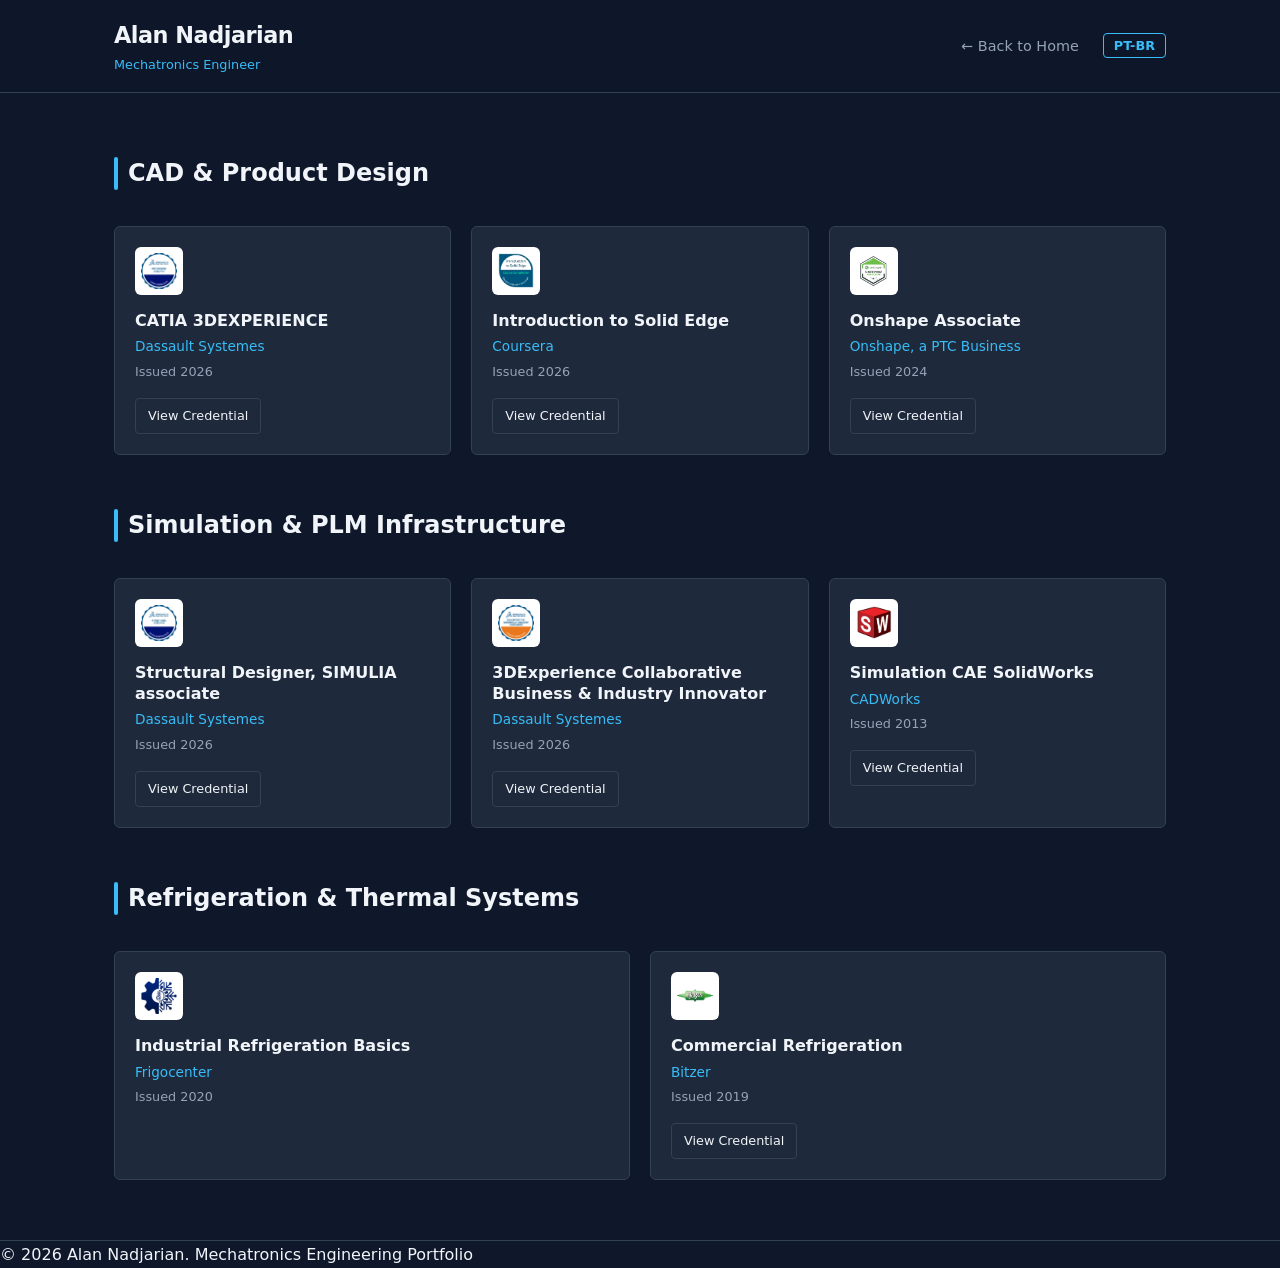
<file: certifications.html>
<!DOCTYPE html>
<html lang="en">
<head>
    <meta charset="UTF-8">
    <meta name="viewport" content="width=device-width, initial-scale=1.0">
    <title>Alan Nadjarian | Certifications</title>
    <link rel="stylesheet" href="style.css">
</head>
<body>

    <header>
        <div class="header-container">
            <div class="logo-area">
                <h1>Alan Nadjarian</h1>
                <p class="subtitle" data-en="Mechatronics Engineer" data-pt="Engenheiro Mecatrônico">Mechatronics Engineer • Thermal & Industrial Systems</p>
            </div>
            <div class="nav-right">
                <nav>
                    <a href="index.html" data-en="← Back to Home" data-pt="← Voltar para Início">← Back to Home</a>
                </nav>
                <button id="lang-toggle" class="lang-btn">PT-BR</button>
            </div>
        </div>
    </header>

    <section id="certifications-page" class="certifications-section">
        <div class="container">
            
            <!-- Group 1: CAD & Product Design -->
            <div class="cert-category-group" style="margin-bottom: 50px;">
                <h3 class="section-title" data-en="CAD & Product Design" data-pt="CAD e Design de Produto">CAD & Product Design</h3>
                <div class="cert-grid">
                    
                    <div class="cert-card">
                        <div class="cert-logo-wrapper">
                            <img src="images/logo-catia.png" alt="CATIA Logo" class="cert-logo">
                        </div>
                        <div class="cert-details">
                            <h4 data-en="CATIA 3DEXPERIENCE" data-pt="CATIA 3DExperience">CATIA</h4>
                            <p class="issuer">Dassault Systemes</p>
                            <p class="issue-date" data-en="Issued 2026" data-pt="Emitido em 2026">Issued 2026</p>
                            <a href="https://www.credly.com/badges/ab9c597b-e5e8-4b5c-a97d-f0191a652726/linked_in?t=tfwucj" target="_blank" class="cert-btn" data-en="View Credential" data-pt="Ver Credencial">View Credential</a>
                        </div>
                    </div>

                    <div class="cert-card">
                        <div class="cert-logo-wrapper">
                            <img src="images/logo-solidEdge.png" alt="Solid Edge Logo" class="cert-logo">
                        </div>
                        <div class="cert-details">
                            <h4 data-en="Introduction to Solid Edge" data-pt="Introdução ao Solid Edge">Solid Edge</h4>
                            <p class="issuer">Coursera</p>
                            <p class="issue-date" data-en="Issued 2026" data-pt="Emitido em 2026">Issued 2026</p>
                            <a href="https://www.credly.com/earner/earned/badge/a4a878b4-a769-47db-b6ac-9a97d3c82183" target="_blank" class="cert-btn" data-en="View Credential" data-pt="Ver Credencial">View Credential</a>
                        </div>
                    </div>

                    <div class="cert-card">
                        <div class="cert-logo-wrapper">
                            <img src="images/logo-onshape.png" alt="Onshape Logo" class="cert-logo">
                        </div>
                        <div class="cert-details">
                            <h4 data-en="Onshape Associate" data-pt="Associado Onshape">Onshape</h4>
                            <p class="issuer">Onshape, a PTC Business</p>
                            <p class="issue-date" data-en="Issued 2024" data-pt="Emitido em 2024">Issued 2024</p>
                            <a href="https://learn.onshape.com/c/f0cRm_ONSza92EEgjzSvxA" target="_blank" class="cert-btn" data-en="View Credential" data-pt="Ver Credencial">View Credential</a>
                        </div>
                    </div>

                </div>
            </div>

            <!-- Group 2: Simulation & Lifecycle Engineering -->
            <div class="cert-category-group" style="margin-bottom: 50px;">
                <h3 class="section-title" data-en="Simulation & PLM Infrastructure" data-pt="Simulação e Infraestrutura PLM">Simulation & PLM Infrastructure</h3>
                <div class="cert-grid">

                    <div class="cert-card">
                        <div class="cert-logo-wrapper">
                            <img src="images/logo-structural-simulia.png" alt="SIMULIA Logo" class="cert-logo">
                        </div>
                        <div class="cert-details">
                            <h4 data-en="Structural Designer, SIMULIA associate" data-pt="Structural Designer, Associado SIMULIA">Structural Designer, SIMULIA associate</h4>
                            <p class="issuer">Dassault Systemes</p>
                            <p class="issue-date" data-en="Issued 2026" data-pt="Emitido em 2026">Issued 2026</p>
                            <a href="https://www.credly.com/earner/earned/badge/8e1457b1-2c49-4e4c-bec2-d20fdb188fbf" target="_blank" class="cert-btn" data-en="View Credential" data-pt="Ver Credencial">View Credential</a>
                        </div>
                    </div>

                    <div class="cert-card">
                        <div class="cert-logo-wrapper">
                            <img src="images/logo-3dexperience.png" alt="3DExperience Logo" class="cert-logo">
                        </div>
                        <div class="cert-details">
                            <h4 data-en="3DExperience Collaborative Business & Industry Innovator" data-pt="3DExperience Collaborative Business & Industry Innovator">3DExperience</h4>
                            <p class="issuer">Dassault Systemes</p>
                            <p class="issue-date" data-en="Issued 2026" data-pt="Emitido em 2026">Issued 2026</p>
                            <a href="https://www.credly.com/earner/earned/badge/156ff923-7ac5-4c72-877c-4d59836db09c" target="_blank" class="cert-btn" data-en="View Credential" data-pt="Ver Credencial">View Credential</a>
                        </div>
                    </div>

                    <div class="cert-card">
                        <div class="cert-logo-wrapper">
                            <img src="images/logo-solidworks.png" alt="SolidWorks Logo" class="cert-logo">
                        </div>
                        <div class="cert-details">
                            <h4 data-en="Simulation CAE SolidWorks" data-pt="Simulação CAE SolidWorks">Simulation CAE SolidWorks</h4>
                            <p class="issuer">CADWorks</p>
                            <p class="issue-date" data-en="Issued 2013" data-pt="Emitido em 2013">Issued 2013</p>
                            <a href="https://cv.virtualtester.com/qr/?b=SLDWRKS&i=C-HSCWBP2GF6" target="_blank" class="cert-btn" data-en="View Credential" data-pt="Ver Credencial">View Credential</a>
                        </div>
                    </div>

                </div>
            </div>

            <!-- Group 3: Refrigeration & Thermal Systems -->
            <div class="cert-category-group">
                <h3 class="section-title" data-en="Refrigeration & Thermal Systems" data-pt="Refrigeração e Sistemas Térmicos">Refrigeration & Thermal Systems</h3>
                <div class="cert-grid">

                    <div class="cert-card">
                        <div class="cert-logo-wrapper">
                            <img src="images/logo-frigocenter.png" alt="Frigocenter Logo" class="cert-logo">
                        </div>
                        <div class="cert-details">
                            <h4 data-en="Industrial Refrigeration Basics" data-pt="Refrigeração Industrial Essencial">Industrial Refrigeration, Basics</h4>
                            <p class="issuer">Frigocenter</p>
                            <p class="issue-date" data-en="Issued 2020" data-pt="Emitido em 2020">Issued 2020</p>
                        </div>
                    </div>

                    <div class="cert-card">
                        <div class="cert-logo-wrapper">
                            <img src="images/logo-bitzer.png" alt="Bitzer Logo" class="cert-logo">
                        </div>
                        <div class="cert-details">
                            <h4 data-en="Commercial Refrigeration" data-pt="Refrigeração Comercial">Commercial Refrigeration</h4>
                            <p class="issuer">Bitzer</p>
                            <p class="issue-date" data-en="Issued 2019" data-pt="Emitido em 2019">Issued 2019</p>
                            <a href="https://drive.google.com/file/d/1vgI3r2kDW_6PL9aMBYmgflQvQl4wF_tO/view" target="_blank" class="cert-btn" data-en="View Credential" data-pt="Ver Credencial">View Credential</a>
                        </div>
                    </div>

                </div>
            </div>

        </div>
    </section>

    <footer>
        <p>&copy; 2026 Alan Nadjarian. <span data-en="Mechatronics Engineering Portfolio" data-pt="Portfólio de Engenharia Mecatrônica">Mechatronics Engineering Portfolio</span></p>
    </footer>

    <script>
        const langToggle = document.getElementById('lang-toggle');
        let currentLang = 'en';

        function updateLanguage() {
            document.querySelectorAll('[data-en]').forEach(element => {
                element.textContent = element.getAttribute(`data-${currentLang}`);
            });
        }
        updateLanguage();

        langToggle.addEventListener('click', () => {
            currentLang = currentLang === 'en' ? 'pt' : 'en';
            langToggle.textContent = currentLang === 'en' ? 'PT-BR' : 'EN';
            updateLanguage();
        });
    </script>
</body>
</html>
</file>
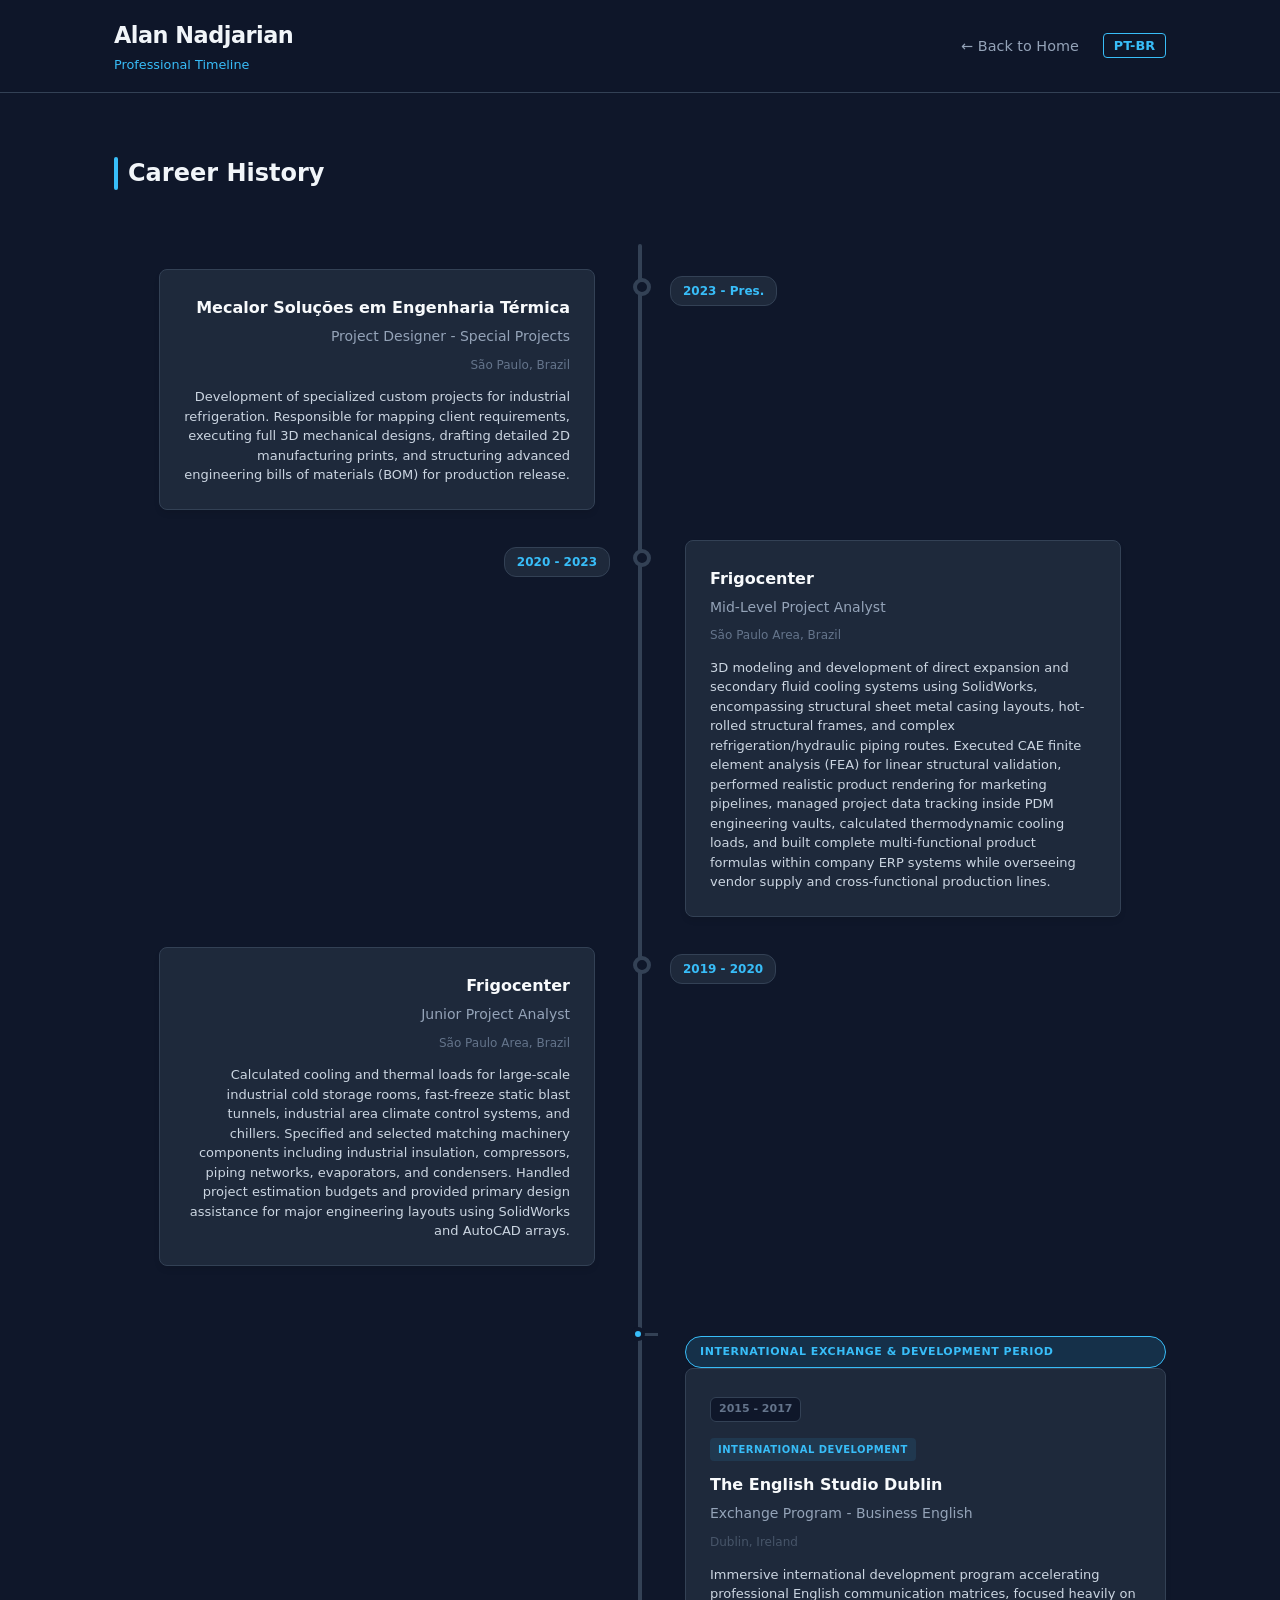
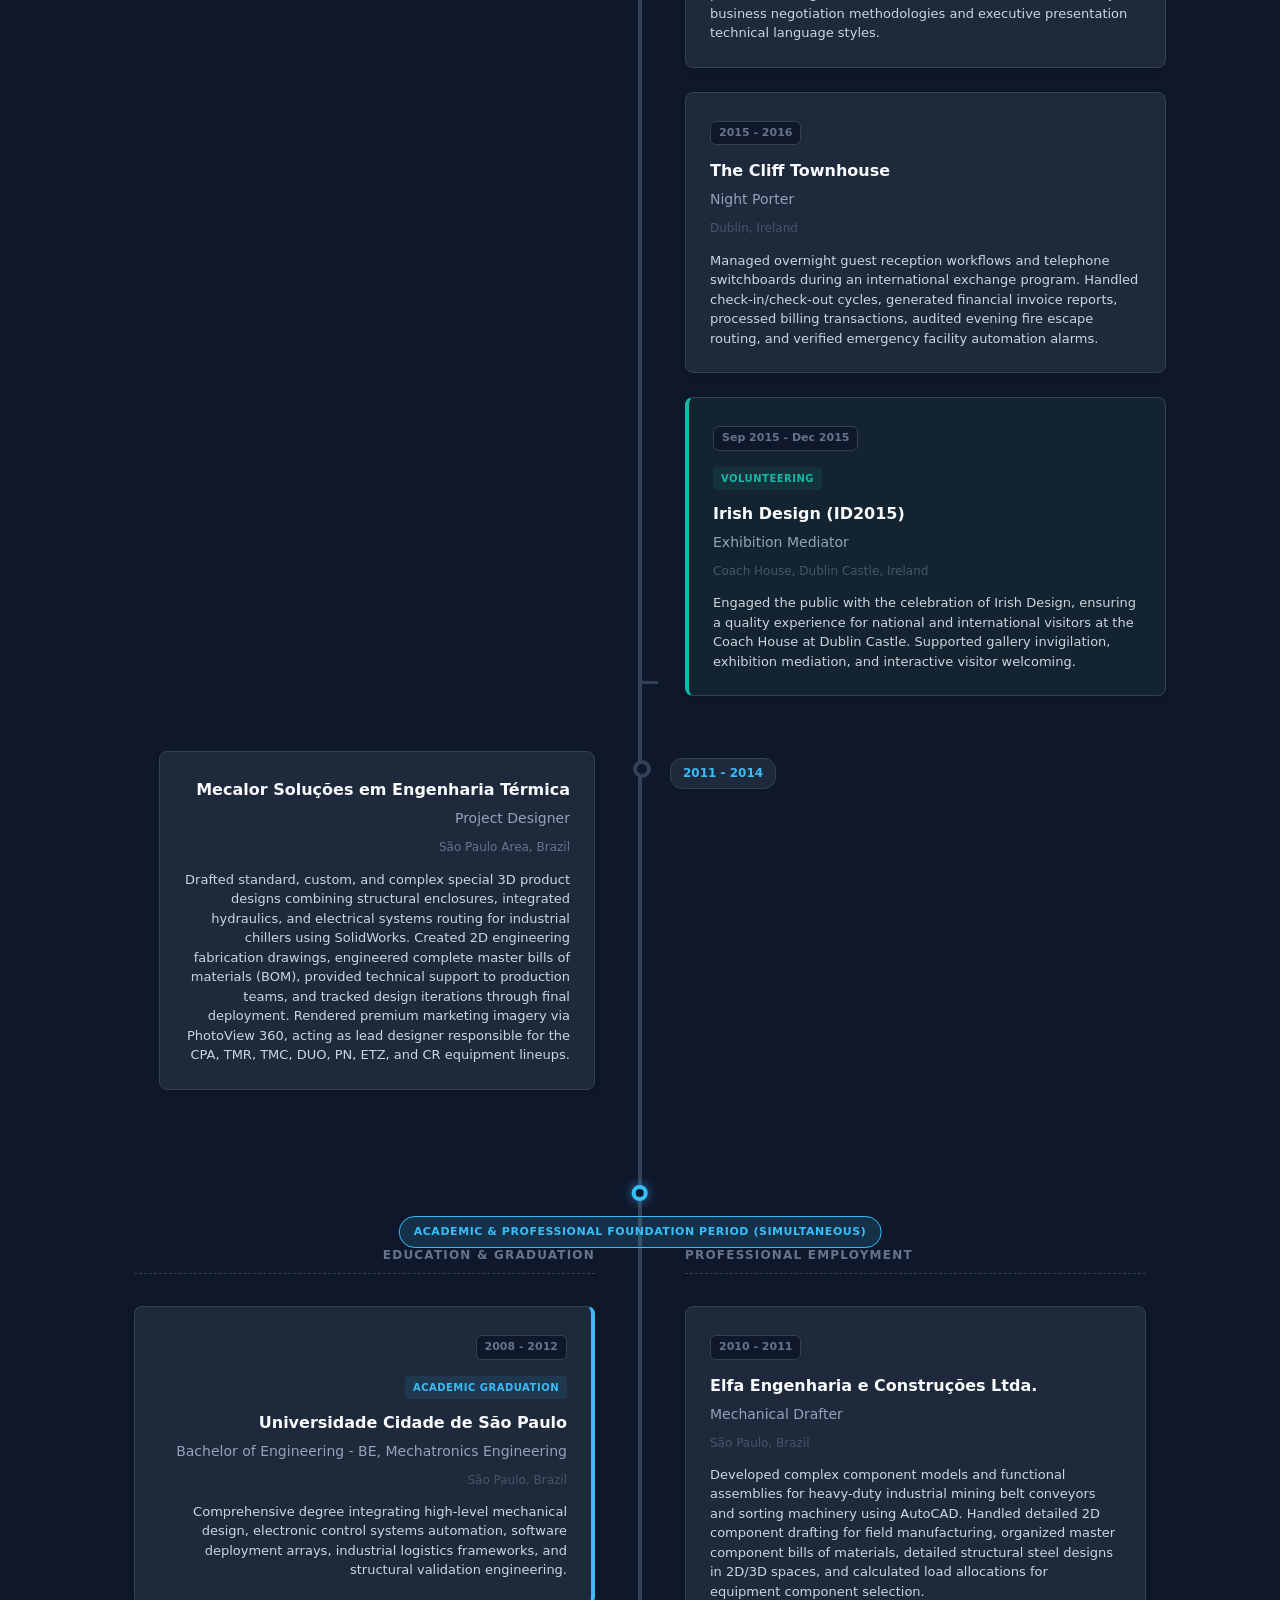
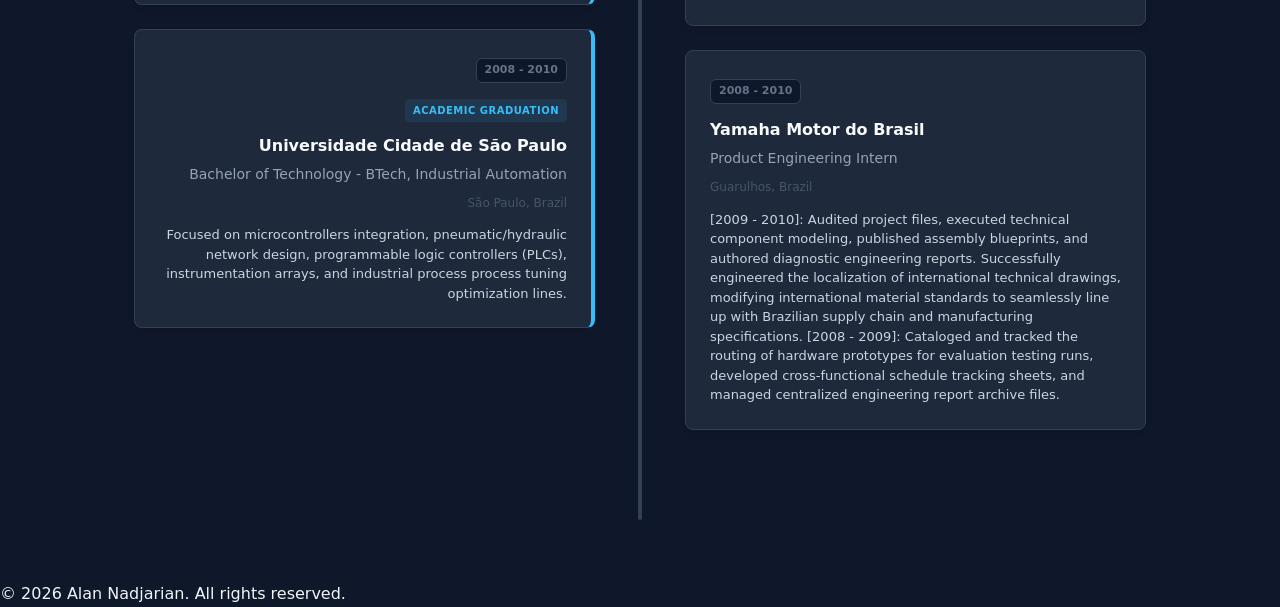
<file: experience.html>
<!DOCTYPE html>
<html lang="en">
<head>
    <meta charset="UTF-8">
    <meta name="viewport" content="width=device-width, initial-scale=1.0">
    <title>Alan Nadjarian | Professional History</title>
    <link rel="stylesheet" href="style.css">
</head>
<body>

    <header>
        <div class="header-container">
            <div class="logo-area">
                <h1>Alan Nadjarian</h1>
                <p class="subtitle" data-en="Professional Timeline" data-pt="Linha do Tempo Profissional">Professional Timeline</p>
            </div>
            <div class="nav-right">
                <nav>
                    <a href="index.html" data-en="← Back to Home" data-pt="← Voltar para Início">← Back to Home</a>
                </nav>
                <button id="lang-toggle" class="lang-btn">PT-BR</button>
            </div>
        </div>
    </header>

    <section class="timeline-page-section">
        <div class="container">
            <h2 class="section-title" data-en="Career History" data-pt="Histórico Profissional">Career History</h2>
            
            <div class="interactive-timeline">
                
                <!-- Central alignment tracking line -->
                <div class="timeline-line"></div>
                
                <!-- Item 1: Mecalor Present -->
                <div class="timeline-node left-node">
                    <div class="timeline-dot"></div>
                    <div class="node-date">2023 - Pres.</div>
                    <div class="node-content">
                        <h4>Mecalor Soluções em Engenharia Térmica</h4>
                        <h5 data-en="Project Designer - Special Projects" data-pt="Projetista - Projetos Especiais">Project Designer - Special Projects</h5>
                        <p class="location">São Paulo, Brazil</p>
                        <p class="desc" data-en="Development of specialized custom projects for industrial refrigeration. Responsible for mapping client requirements, executing full 3D mechanical designs, drafting detailed 2D manufacturing prints, and structuring advanced engineering bills of materials (BOM) for production release." data-pt="Desenvolvimento de projetos especiais para refrigeração. Coleta de necessidade do cliente, desenvolvimento de projeto mecânico em 3D, detalhamento 2D para fabricação, lista de materiais para fabricação.">Development of specialized custom projects for industrial refrigeration. Responsible for mapping client requirements, executing full 3D mechanical designs, drafting detailed 2D manufacturing prints, and structuring advanced engineering bills of materials (BOM) for production release.</p>
                    </div>
                </div>

                <!-- Item 2: Frigocenter Pleno -->
                <div class="timeline-node right-node">
                    <div class="timeline-dot"></div>
                    <div class="node-date">2020 - 2023</div>
                    <div class="node-content">
                        <h4>Frigocenter</h4>
                        <h5 data-en="Mid-Level Project Analyst" data-pt="Analista de Projetos Pleno">Mid-Level Project Analyst</h5>
                        <p class="location">São Paulo Area, Brazil</p>
                        <p class="desc" data-en="3D modeling and development of direct expansion and secondary fluid cooling systems using SolidWorks, encompassing structural sheet metal casing layouts, hot-rolled structural frames, and complex refrigeration/hydraulic piping routes. Executed CAE finite element analysis (FEA) for linear structural validation, performed realistic product rendering for marketing pipelines, managed project data tracking inside PDM engineering vaults, calculated thermodynamic cooling loads, and built complete multi-functional product formulas within company ERP systems while overseeing vendor supply and cross-functional production lines." data-pt="Desenvolvimento de equipamentos de expansão direta e fluido secundário em 3D com o software SolidWorks, incluindo estruturas de chapa metálica ou perfil laminado e tubulações de refrigeração e/ou hidráulicas. Detalhamento 2D de peças a serem fabricadas. Simulação CAE para validação estrutural. Renderização de equipamentos para catálogo e marketing. Gerenciamento de arquivos de projeto através do sistema PDM. Seleção e cálculo de componentes, materiais e equipamentos para instalações de refrigeração industrial e comercial. Elaboração de fórmula do produto no ERP. Acompanhamento das etapas do produto com fornecedores, Suprimentos e Produção.">3D modeling and development of direct expansion and secondary fluid cooling systems using SolidWorks, encompassing structural sheet metal casing layouts, hot-rolled structural frames, and complex refrigeration/hydraulic piping routes. Executed CAE finite element analysis (FEA) for linear structural validation, performed realistic product rendering for marketing pipelines, managed project data tracking inside PDM engineering vaults, calculated thermodynamic cooling loads, and built complete multi-functional product formulas within company ERP systems while overseeing vendor supply and cross-functional production lines.</p>
                    </div>
                </div>

                <!-- Item 3: Frigocenter Junior -->
                <div class="timeline-node left-node">
                    <div class="timeline-dot"></div>
                    <div class="node-date">2019 - 2020</div>
                    <div class="node-content">
                        <h4>Frigocenter</h4>
                        <h5 data-en="Junior Project Analyst" data-pt="Analista de Projetos Júnior">Junior Project Analyst</h5>
                        <p class="location">São Paulo Area, Brazil</p>
                        <p class="desc" data-en="Calculated cooling and thermal loads for large-scale industrial cold storage rooms, fast-freeze static blast tunnels, industrial area climate control systems, and chillers. Specified and selected matching machinery components including industrial insulation, compressors, piping networks, evaporators, and condensers. Handled project estimation budgets and provided primary design assistance for major engineering layouts using SolidWorks and AutoCAD arrays." data-pt="Seleção e cálculo de componentes, materiais e equipamentos para instalações de refrigeração industrial. Dentre destas instalações está contido cálculo de carga térmica para câmaras frias, túneis de congelamento, ar condicionado de áreas industriais e chillers. Posteriormente a seleção dos componentes para isolamento, compressores, tubulação, evaporadores e condensadores para o processo. Orçamento das instalações e assistência de desenvolvimento dos projetos em SolidWorks e AutoCAD.">Calculated cooling and thermal loads for large-scale industrial cold storage rooms, fast-freeze static blast tunnels, industrial area climate control systems, and chillers. Specified and selected matching machinery components including industrial insulation, compressors, piping networks, evaporators, and condensers. Handled project estimation budgets and provided primary design assistance for major engineering layouts using SolidWorks and AutoCAD arrays.</p>
                    </div>
                </div>

                <!-- STRUCTURAL BRANCH 1: 2015 - 2017 International Exchange (Right Side Branch Track) -->
                <div class="timeline-branch-wrapper branch-right">
                    <div class="branch-connector-arm"></div>
                    <div class="branch-node-dot"></div>
                    <div class="branch-master-tag" data-en="International Exchange & Development Period" data-pt="Período de Intercâmbio e Desenvolvimento Internacional">International Exchange & Development Period</div>
                    
                    <div class="branch-content-stack">
                        <!-- Entry A: English Studio -->
                        <div class="branch-timeline-card edu-card">
                            <span class="branch-date-badge">2015 - 2017</span>
                            <br>
                            <span class="type-tag" data-en="International Development" data-pt="Desenvolvimento Internacional">International Development</span>
                            <h4>The English Studio Dublin</h4>
                            <h5 data-en="Exchange Program - Business English" data-pt="Intercâmbio - Inglês de Negócios">Exchange Program - Business English</h5>
                            <p class="location">Dublin, Ireland</p>
                            <p class="desc" data-en="Immersive international development program accelerating professional English communication matrices, focused heavily on business negotiation methodologies and executive presentation technical language styles." data-pt="Programa de intercâmbio com foco no aprofundamento e domínio do inglês de negócios, comunicação executiva e redação técnica comercial.">Immersive international development program accelerating professional English communication matrices, focused heavily on business negotiation methodologies and executive presentation technical language styles.</p>
                        </div>

                        <!-- Entry B: Night Porter -->
                        <div class="branch-timeline-card">
                            <span class="branch-date-badge">2015 - 2016</span>
                            <h4>The Cliff Townhouse</h4>
                            <h5 data-en="Night Porter" data-pt="Night Porter">Night Porter</h5>
                            <p class="location">Dublin, Ireland</p>
                            <p class="desc" data-en="Managed overnight guest reception workflows and telephone switchboards during an international exchange program. Handled check-in/check-out cycles, generated financial invoice reports, processed billing transactions, audited evening fire escape routing, and verified emergency facility automation alarms." data-pt="Atendimento de hóspedes na recepção ou por telefone durante turnos noturnos. Realizar check-ins/check-outs, preparar invoices e receber pagamentos. Acompanhar hóspedes até seus quartos e providenciar serviço de taxi quando requerido. Garantir a segurança do hotel percorrendo a rota de incêndio e conferindo alarmes.">Managed overnight guest reception workflows and telephone switchboards during an international exchange program. Handled check-in/check-out cycles, generated financial invoice reports, processed billing transactions, audited evening fire escape routing, and verified emergency facility automation alarms.</p>
                        </div>

                        <!-- Entry C: Volunteering -->
                        <div class="branch-timeline-card volunteer-card">
                            <span class="branch-date-badge">Sep 2015 - Dec 2015</span>
                            <br>
                            <span class="type-tag vol-tag" data-en="Volunteering" data-pt="Voluntariado">Volunteering</span>
                            <h4>Irish Design (ID2015)</h4>
                            <h5 data-en="Exhibition Mediator" data-pt="Mediador de Exposição">Exhibition Mediator</h5>
                            <p class="location">Coach House, Dublin Castle, Ireland</p>
                            <p class="desc" data-en="Engaged the public with the celebration of Irish Design, ensuring a quality experience for national and international visitors at the Coach House at Dublin Castle. Supported gallery invigilation, exhibition mediation, and interactive visitor welcoming." data-pt="Engajou o público geral na celebração do Design Irlandês, garantindo uma experiência de qualidade para visitantes nacionais e internacionais em exposições no Coach House no Castelo de Dublin. Atuou na monitoria de galeria e mediação cultural.">Engaged the public with the celebration of Irish Design, ensuring a quality experience for national and international visitors at the Coach House at Dublin Castle. Supported gallery invigilation, exhibition mediation, and interactive visitor welcoming.</p>
                        </div>
                    </div>
                </div>

                <!-- Item 4: Mecalor Early Projetista -->
                <div class="timeline-node left-node">
                    <div class="timeline-dot"></div>
                    <div class="node-date">2011 - 2014</div>
                    <div class="node-content">
                        <h4>Mecalor Soluções em Engenharia Térmica</h4>
                        <h5 data-en="Project Designer" data-pt="Projetista">Project Designer</h5>
                        <p class="location">São Paulo Area, Brazil</p>
                        <p class="desc" data-en="Drafted standard, custom, and complex special 3D product designs combining structural enclosures, integrated hydraulics, and electrical systems routing for industrial chillers using SolidWorks. Created 2D engineering fabrication drawings, engineered complete master bills of materials (BOM), provided technical support to production teams, and tracked design iterations through final deployment. Rendered premium marketing imagery via PhotoView 360, acting as lead designer responsible for the CPA, TMR, TMC, DUO, PN, ETZ, and CR equipment lineups." data-pt="Elaboração de projetos Padrão, Customizados e Especiais em 3D contendo hidráulica, elétrica e estrutura para chillers e outros equipamentos de refrigeração industrial utilizando o software CAD SolidWorks. Detalhamento 2D de todos os componentes à serem fabricados, elaboração da BOM (lista de materiais), suporte à Produção e acompanhamento do projeto até sua liberação.">Drafted standard, custom, and complex special 3D product designs combining structural enclosures, integrated hydraulics, and electrical systems routing for industrial chillers using SolidWorks. Created 2D engineering fabrication drawings, engineered complete master bills of materials (BOM), provided technical support to production teams, and tracked design iterations through final deployment.</p>
                    </div>
                </div>

                <!-- STRUCTURAL BRANCH 2: TRUE PARALLEL TWO-COLUMN SPLIT GRID TRACK (2008 - 2012) -->
                <div class="timeline-branch-wrapper branch-full-split">
                    
                    <div class="branch-split-anchor">
                        <div class="branch-split-dot"></div>
                        <div class="branch-master-tag" data-en="Academic & Professional Foundation Period (Simultaneous)" data-pt="Período de Formação Acadêmica e Início de Carreira (Simultâneo)">Academic & Professional Foundation Period (Simultaneous)</div>
                    </div>
                    
                    <div class="split-columns-container">
                        
                        <!-- LEFT COLUMN: Academic Education Progression (Renders on the LEFT of the main axis) -->
                        <div class="split-column left-column">
                            <div class="column-header-title" data-en="Education & Graduation" data-pt="Formação Acadêmica">Education & Graduation</div>
                            <div class="branch-content-stack">
                                
                                <!-- UNICID B.Eng -->
                                <div class="branch-timeline-card edu-card">
                                    <span class="branch-date-badge">2008 - 2012</span>
                                    <br>
                                    <span class="type-tag" data-en="Academic Graduation" data-pt="Formação Acadêmica">Academic Graduation</span>
                                    <h4>Universidade Cidade de São Paulo</h4>
                                    <h5 data-en="Bachelor of Engineering - BE, Mechatronics Engineering" data-pt="Bacharelado em Engenharia - Engenharia Mecatrônica">Bachelor of Engineering - BE, Mechatronics Engineering</h5>
                                    <p class="location">São Paulo, Brazil</p>
                                    <p class="desc" data-en="Comprehensive degree integrating high-level mechanical design, electronic control systems automation, software deployment arrays, industrial logistics frameworks, and structural validation engineering." data-pt="Graduação focada na integração de projeto mecânico avançado, automação eletroeletrônica de sistemas, programação, controle industrial e fundamentos de engenharia estrutural.">Comprehensive degree integrating high-level mechanical design, electronic control systems automation, software deployment arrays, industrial logistics frameworks, and structural validation engineering.</p>
                                </div>

                                <!-- UNICID B.Tech -->
                                <div class="branch-timeline-card edu-card">
                                    <span class="branch-date-badge">2008 - 2010</span>
                                    <br>
                                    <span class="type-tag" data-en="Academic Graduation" data-pt="Formação Acadêmica">Academic Graduation</span>
                                    <h4>Universidade Cidade de São Paulo</h4>
                                    <h5 data-en="Bachelor of Technology - BTech, Industrial Automation" data-pt="Tecnologia em Automação Industrial">Bachelor of Technology - BTech, Industrial Automation</h5>
                                    <p class="location">São Paulo, Brazil</p>
                                    <p class="desc" data-en="Focused on microcontrollers integration, pneumatic/hydraulic network design, programmable logic controllers (PLCs), instrumentation arrays, and industrial process process tuning optimization lines." data-pt="Formação focada na implementação de microcontroladores, circuitos hidráulicos e pneumáticos, programação de CLPs, instrumentação industrial e otimização de malhas de processo.">Focused on microcontrollers integration, pneumatic/hydraulic network design, programmable logic controllers (PLCs), instrumentation arrays, and industrial process process tuning optimization lines.</p>
                                </div>

                            </div>
                        </div>

                        <!-- RIGHT COLUMN: Concurrent Industrial Employment (Renders on the RIGHT of the main axis) -->
                        <div class="split-column right-column">
                            <div class="column-header-title" data-en="Professional Employment" data-pt="Atuação Profissional">Professional Employment</div>
                            <div class="branch-content-stack">

                                <!-- Elfa Engenharia -->
                                <div class="branch-timeline-card">
                                    <span class="branch-date-badge">2010 - 2011</span>
                                    <h4>Elfa Engenharia e Construções Ltda.</h4>
                                    <h5 data-en="Mechanical Drafter" data-pt="Desenhista Mecânico">Mechanical Drafter</h5>
                                    <p class="location">São Paulo, Brazil</p>
                                    <p class="desc" data-en="Developed complex component models and functional assemblies for heavy-duty industrial mining belt conveyors and sorting machinery using AutoCAD. Handled detailed 2D component drafting for field manufacturing, organized master component bills of materials, detailed structural steel designs in 2D/3D spaces, and calculated load allocations for equipment component selection." data-pt="Elaboração de desenhos de peças e de montagens para transportadores de correia e máquinas para mineração, utilizando o software AutoCAD. Detalhamento 2D para fabricação e lista de materiais. Desenvolvimento de estruturas metálicas em 2D e 3D e seleção de componentes.">Developed complex component models and functional assemblies for heavy-duty industrial mining belt conveyors and sorting machinery using AutoCAD. Handled detailed 2D component drafting for field manufacturing, organized master component bills of materials, detailed structural steel designs in 2D/3D spaces, and calculated load allocations for equipment component selection.</p>
                                </div>

                                <!-- Yamaha Intern -->
                                <div class="branch-timeline-card">
                                    <span class="branch-date-badge">2008 - 2010</span>
                                    <h4>Yamaha Motor do Brasil</h4>
                                    <h5 data-en="Product Engineering Intern" data-pt="Estagiário de Engenharia do Produto">Product Engineering Intern</h5>
                                    <p class="location">Guarulhos, Brazil</p>
                                    <p class="desc" data-en="[2009 - 2010]: Audited project files, executed technical component modeling, published assembly blueprints, and authored diagnostic engineering reports. Successfully engineered the localization of international technical drawings, modifying international material standards to seamlessly line up with Brazilian supply chain and manufacturing specifications. [2008 - 2009]: Cataloged and tracked the routing of hardware prototypes for evaluation testing runs, developed cross-functional schedule tracking sheets, and managed centralized engineering report archive files." data-pt="2009 à 2010: Conferência de projetos, elaboração e publicação de desenhos, modelagem de peças e elaboração de relatórios. Nacionalizar desenhos estrangeiros adequando às especificações e materiais disponíveis no Brasil. 2008 à 2009: Cadastramento e expedição de peças/componentes protótipos para realização de bateria de testes. Elaboração de planilhas de controle e gerenciamento de cronogramas. Cadastro e arquivamento de desenhos e relatórios de engenharia."><b>[2009 - 2010]:</b> Audited project files, executed technical component modeling, published assembly blueprints, and authored diagnostic engineering reports. Successfully engineered the localization of international technical drawings, modifying international material standards to seamlessly line up with Brazilian supply chain and manufacturing specifications.<br><br><b>[2008 - 2009]:</b> Cataloged and tracked the routing of hardware prototypes for evaluation testing runs, developed cross-functional schedule tracking sheets, and managed centralized engineering report archive files.</p>
                                </div>

                            </div>
                        </div>

                    </div>
                </div>

            </div>
        </div>
    </section>

    <footer>
        <p>&copy; 2026 Alan Nadjarian. All rights reserved.</p>
    </footer>

    <script>
        const langToggle = document.getElementById('lang-toggle');
        let currentLang = 'en';

        function updateLanguage() {
            document.querySelectorAll('[data-en]').forEach(element => {
                element.textContent = element.getAttribute(`data-${currentLang}`);
            });
        }
        updateLanguage();

        langToggle.addEventListener('click', () => {
            currentLang = currentLang === 'en' ? 'pt' : 'en';
            langToggle.textContent = currentLang === 'en' ? 'PT-BR' : 'EN';
            updateLanguage();
        });
    </script>
</body>
</html>
</file>
<file: style.css>
/* ==========================================================================
   Global Reset and Slate Aesthetic Setup
   ========================================================================== */
* {
    box-sizing: border-box;
    margin: 0;
    padding: 0;
    font-family: 'Segoe UI', system-ui, -apple-system, sans-serif;
}

body {
    background-color: #0f172a;
    color: #f1f5f9;
    line-height: 1.7;
}

.container {
    max-width: 1100px;
    margin: 0 auto;
    padding: 0 24px;
}

/* ==========================================================================
   Header & Sticky Nav Layout
   ========================================================================== */
header {
    background-color: rgba(15, 23, 42, 0.95);
    backdrop-filter: blur(8px);
    position: sticky;
    top: 0;
    z-index: 100;
    border-bottom: 1px solid #334155;
    padding: 16px 0;
}

.header-container {
    max-width: 1100px;
    margin: 0 auto;
    padding: 0 24px;
    display: flex;
    justify-content: space-between;
    align-items: center;
}

header h1 {
    font-size: 1.4rem;
    font-weight: 600;
    letter-spacing: -0.5px;
    color: #f1f5f9;
}

header .subtitle {
    font-size: 0.8rem;
    color: #38bdf8;
}

.nav-right {
    display: flex;
    align-items: center;
    gap: 24px;
}

nav {
    display: flex;
    gap: 20px;
}

nav a {
    color: #94a3b8;
    text-decoration: none;
    font-size: 0.9rem;
    font-weight: 500;
    transition: color 0.2s ease;
}

nav a:hover {
    color: #f1f5f9;
}

/* Multi-language Action Switcher */
.lang-btn {
    background: transparent;
    border: 1px solid #38bdf8;
    color: #38bdf8;
    padding: 4px 10px;
    border-radius: 4px;
    cursor: pointer;
    font-size: 0.8rem;
    font-weight: 600;
    transition: all 0.2s ease;
}

.lang-btn:hover {
    background: #38bdf8;
    color: #0f172a;
}

/* ==========================================================================
   Executive Summary Section (Homepage)
   ========================================================================== */
.hero {
    padding: 80px 0;
    border-bottom: 1px solid #334155;
}

.hero h2 {
    font-size: 2.2rem;
    margin-bottom: 16px;
    font-weight: 600;
    color: #f1f5f9;
}

.hero p {
    color: #94a3b8;
    font-size: 1.1rem;
    max-width: 800px;
}

/* ==========================================================================
   Technical Skill Matrix Grid
   ========================================================================== */
.skills-section {
    padding: 60px 0;
    background: #1e293b;
    border-bottom: 1px solid #334155;
}

.section-title {
    font-size: 1.5rem;
    margin-bottom: 32px;
    font-weight: 600;
    position: relative;
    padding-left: 14px;
    color: #f1f5f9;
}

.section-title::before {
    content: '';
    position: absolute;
    left: 0;
    top: 4px;
    bottom: 4px;
    width: 4px;
    background: #38bdf8;
    border-radius: 2px;
}

.skills-grid {
    display: grid;
    grid-template-columns: repeat(auto-fit, minmax(300px, 1fr));
    gap: 24px;
}

.skill-category {
    background: #0f172a;
    padding: 24px;
    border-radius: 6px;
    border: 1px solid #334155;
}

.skill-category h4 {
    margin-bottom: 16px;
    color: #38bdf8;
    font-size: 1.1rem;
}

.skill-category ul {
    list-style: none;
}

.skill-category li {
    position: relative;
    padding-left: 18px;
    margin-bottom: 8px;
    color: #94a3b8;
    font-size: 0.95rem;
}

.skill-category li::before {
    content: "▫";
    position: absolute;
    left: 0;
    color: #38bdf8;
}

/* ==========================================================================
   Certifications Layout Grid
   ========================================================================== */
.certifications-section {
    padding: 60px 0;
    background: #0f172a;
    border-bottom: 1px solid #334155;
}

.cert-grid {
    display: grid;
    grid-template-columns: repeat(auto-fit, minmax(220px, 1fr));
    gap: 20px;
}

.cert-card {
    background: #1e293b;
    border: 1px solid #334155;
    border-radius: 6px;
    padding: 20px;
    display: flex;
    flex-direction: column;
    align-items: flex-start;
    transition: transform 0.2s ease, box-shadow 0.2s ease;
}

.cert-card:hover {
    transform: translateY(-2px);
    box-shadow: 0 6px 20px rgba(56, 189, 248, 0.05);
}

.cert-logo-wrapper {
    width: 48px;
    height: 48px;
    background: #ffffff;
    border-radius: 6px;
    display: flex;
    align-items: center;
    justify-content: center;
    padding: 6px;
    margin-bottom: 16px;
}

.cert-logo {
    max-width: 100%;
    max-height: 100%;
    object-fit: contain;
}

.cert-details h4 {
    font-size: 1rem;
    font-weight: 600;
    line-height: 1.3;
    margin-bottom: 4px;
    color: #f1f5f9;
}

.cert-details .issuer {
    font-size: 0.85rem;
    color: #38bdf8;
    margin-bottom: 2px;
}

.cert-details .issue-date {
    font-size: 0.8rem;
    color: #94a3b8;
    margin-bottom: 16px;
}

.cert-btn {
    display: inline-block;
    text-decoration: none;
    border: 1px solid #334155;
    color: #f1f5f9;
    padding: 6px 12px;
    border-radius: 4px;
    font-size: 0.8rem;
    font-weight: 500;
    transition: all 0.2s ease;
}

.cert-btn:hover {
    background: rgba(255, 255, 255, 0.05);
    border-color: #94a3b8;
}

/* ==========================================================================
   Special Heavy Projects Showcase Layout
   ========================================================================== */
#projects {
    padding: 60px 24px;
}

.project-card {
    display: flex;
    background: #1e293b;
    margin-bottom: 32px;
    border-radius: 8px;
    overflow: hidden;
    border: 1px solid #334155;
}

.project-card.reversed {
    flex-direction: row-reverse;
}

.project-image {
    display: flex;
    align-items: center;
    justify-content: center;
    flex: 1;
    min-width: 40%;
    max-width: 50%;
    min-height: 320px;
    padding: 15px;
    box-sizing: border-box;
    background: #1e293b;
}

.project-card:not(.reversed) .project-image {
    border-right: 1px solid #334155;
}

.project-card.reversed .project-image {
    border-left: 1px solid #334155;
}

.project-image img {
    max-width: 100%;
    max-height: 100%;
    height: auto;
    border-radius: 4px;
    object-fit: contain;
}

.project-info {
    flex: 1.5;
    padding: 32px;
}

.tag {
    display: inline-block;
    font-size: 0.75rem;
    text-transform: uppercase;
    background: rgba(56, 189, 248, 0.1);
    color: #38bdf8;
    padding: 2px 8px;
    border-radius: 4px;
    margin-bottom: 12px;
    font-weight: 600;
}

.project-info h2 {
    font-size: 1.4rem;
    margin-bottom: 12px;
    font-weight: 500;
    color: #f1f5f9;
}

.project-info .lang-content {
    color: #94a3b8;
    font-size: 0.95rem;
}

.sketchfab-embed-wrapper {
    width: 100%;
    height: 100%;
    min-height: 290px;
    border-radius: 8px;
    overflow: hidden;
    border: 1px solid #334155;
    box-shadow: 0 4px 6px -1px rgba(0, 0, 0, 0.2);
    position: relative;
}

.sketchfab-embed-wrapper iframe {
    position: absolute;
    top: 0;
    left: 0;
    width: 100%;
    height: 100%;
    border: 0;
}

/* ==========================================================================
   Infinite Carousel Ticker Styles
   ========================================================================== */
.carousel-section {
    padding: 30px 0;
    background-color: #0f172a;
    position: relative;
    z-index: 10;
}

.marquee-wrapper {
    width: 100%;
    background-color: #1e293b;
    border-top: 1px solid #334155;
    border-bottom: 1px solid #334155;
    padding: 24px 0;
    display: flex;
    position: relative;
    overflow: visible;
}

.marquee-track {
    display: flex;
    width: calc(190px * 14);
    animation: scrollTicker 30s linear infinite;
    overflow: visible;
}

.marquee-track:hover {
    animation-play-state: paused;
}

.marquee-item {
    width: 160px;
    height: 60px;
    background-color: #ffffff;
    border-radius: 6px;
    display: flex;
    align-items: center;
    justify-content: center;
    padding: 10px;
    margin: 0 15px;
    flex-shrink: 0;
    position: relative;
}

.marquee-logo {
    max-width: 100%;
    max-height: 100%;
    object-fit: contain;
    transition: opacity 0.2s ease;
}

.marquee-item:hover .marquee-logo {
    opacity: 0;
}

.carousel-pop-card {
    position: absolute;
    top: 50%;
    left: 50%;
    transform: translate(-50%, -50%) scale(0.2);
    width: 320px;
    background-color: #1e293b;
    border: 1px solid #334155;
    border-radius: 12px;
    padding: 24px;
    box-shadow: 0 25px 50px -12px rgba(0, 0, 0, 0.75);
    opacity: 0;
    pointer-events: none;
    transition: transform 0.25s cubic-bezier(0.34, 1.56, 0.64, 1), opacity 0.2s ease;
    z-index: 5000;
    text-align: left;
}

.marquee-item:hover .carousel-pop-card {
    opacity: 1;
    transform: translate(-50%, -50%) scale(1);
    pointer-events: auto;
}

.carousel-pop-card .cert-logo-wrapper {
    width: 60px;
    height: 60px;
    background-color: #ffffff;
    border-radius: 8px;
    display: flex;
    align-items: center;
    justify-content: center;
    padding: 6px;
    margin-bottom: 16px;
}

.carousel-pop-card h4 {
    color: #f8fafc;
    font-size: 18px;
    margin: 0 0 6px 0;
    font-weight: 700;
}

.carousel-pop-card .issuer { color: #38bdf8; font-size: 14px; margin: 0 0 4px 0; }
.carousel-pop-card .issue-date { color: #94a3b8; font-size: 13px; margin: 0 0 20px 0; }

@keyframes scrollTicker {
    0% { transform: translateX(0); }
    100% { transform: translateX(calc(-190px * 7)); }
}

/* Image Lightbox Modal Popups */
.pop-image { cursor: zoom-in; transition: transform 0.2s ease-in-out; }
.pop-image:hover { transform: scale(1.02); }

.image-modal {
    display: flex;
    position: fixed;
    z-index: 2000;
    left: 0;
    top: 0;
    width: 100%;
    height: 100%;
    background-color: rgba(15, 23, 42, 0.85);
    backdrop-filter: blur(8px);
    align-items: center;
    justify-content: center;
    opacity: 0;
    pointer-events: none;
    transition: opacity 0.3s ease;
}

.image-modal.active { opacity: 1; pointer-events: auto; }

.modal-frame {
    max-width: 85%;
    max-height: 85%;
    background-color: #1e293b;
    padding: 12px;
    border-radius: 12px;
    border: 1px solid #334155;
    display: flex;
    align-items: center;
    justify-content: center;
    transform: scale(0.9);
    transition: transform 0.3s cubic-bezier(0.34, 1.56, 0.64, 1);
}

.image-modal.active .modal-frame { transform: scale(1); }
.modal-frame img { max-width: 100%; max-height: 80vh; border-radius: 6px; object-fit: contain; }
.modal-close { position: absolute; top: 25px; right: 35px; color: #94a3b8; font-size: 40px; font-weight: bold; cursor: pointer; }

/* ==========================================================================
   Axis-Aligned Vertical Timeline Layout Rules (Experience Page)
   ========================================================================== */
.timeline-page-section {
    padding: 60px 0;
    background-color: #0f172a;
    min-height: 100vh;
}

.interactive-timeline {
    position: relative;
    max-width: 1100px;
    margin: 50px auto 0 auto;
    padding: 10px 0;
}

.timeline-line {
    position: absolute;
    width: 4px;
    background-color: #334155;
    top: 0;
    bottom: 0;
    left: 50%;
    transform: translateX(-50%);
    border-radius: 4px;
    z-index: 1;
}

.timeline-node {
    position: relative;
    width: 50%;
    padding: 15px 45px;
    box-sizing: border-box;
    z-index: 2;
}

.timeline-node.left-node { left: 0; text-align: right; }
.timeline-node.right-node { left: 50%; text-align: left; }

.timeline-dot {
    position: absolute;
    width: 18px;
    height: 18px;
    background-color: #0f172a;
    border: 4px solid #334155;
    border-radius: 50%;
    top: 24px;
    z-index: 5;
    transition: background-color 0.2s ease, border-color 0.2s ease;
}

.timeline-node.left-node .timeline-dot { right: -11px; }
.timeline-node.right-node .timeline-dot { left: -7px; }

.node-date {
    position: absolute;
    top: 22px;
    font-size: 12px;
    font-weight: 700;
    color: #38bdf8;
    background-color: #1e293b;
    padding: 4px 12px;
    border-radius: 12px;
    border: 1px solid #334155;
    white-space: nowrap;
}

.timeline-node.left-node .node-date { left: calc(100% + 30px); }
.timeline-node.right-node .node-date { right: calc(100% + 30px); }

.node-content {
    background-color: #1e293b;
    border: 1px solid #334155;
    padding: 24px;
    border-radius: 8px;
    box-shadow: 0 4px 6px -1px rgba(0, 0, 0, 0.1);
    transition: transform 0.25s cubic-bezier(0.4, 0, 0.2, 1), border-color 0.2s ease, box-shadow 0.2s ease;
}

.node-content h4 { color: #f8fafc; font-size: 16px; margin: 0 0 4px 0; }
.node-content h5 { color: #94a3b8; font-size: 14px; margin: 0 0 6px 0; font-weight: 500; }
.node-content p.location { font-size: 12px; color: #64748b; margin: 0 0 12px 0; }
.node-content p.desc { font-size: 13px; color: #cbd5e1; line-height: 1.5; margin: 0; }

.timeline-node:hover .node-content {
    transform: translateY(-2px);
    border-color: #38bdf8;
    box-shadow: 0 10px 20px -5px rgba(56, 189, 248, 0.15);
}

.timeline-node:hover .timeline-dot { background-color: #38bdf8; border-color: #38bdf8; }

/* ==========================================================================
   Standard Sub-Branch Layout Rules (e.g., Ireland)
   ========================================================================== */
.timeline-branch-wrapper {
    position: relative;
    width: 50%;
    box-sizing: border-box;
    display: flex;
    flex-direction: column;
    z-index: 2;
    margin: 20px 0;
}

.timeline-branch-wrapper.branch-right { left: 50%; padding: 20px 0 20px 45px; }

.timeline-branch-wrapper.branch-right .branch-node-dot {
    position: absolute;
    width: 14px;
    height: 14px;
    background-color: #38bdf8;
    border: 4px solid #0f172a;
    border-radius: 50%;
    left: -9px;
    top: 26px;
    z-index: 10;
}

.timeline-branch-wrapper.branch-right .branch-connector-arm {
    position: absolute;
    top: 32px;
    bottom: 32px;
    left: -2px;
    width: 20px;
    border-top: 3px solid #334155;
    border-bottom: 3px solid #334155;
    border-left: 3px solid #334155;
    border-radius: 6px 0 0 6px;
    z-index: 1;
}

/* ==========================================================================
   TRUE PARALLEL SPLIT GRID SYSTEM (For simultaneous blocks)
   ========================================================================== */
.timeline-branch-wrapper.branch-full-split {
    width: 100% !important;
    left: 0 !important;
    padding: 40px 0 !important;
    margin: 40px 0;
    display: block;
}

.branch-split-anchor {
    position: absolute;
    left: 50%;
    top: 40px;
    transform: translateX(-50%);
    z-index: 10;
    display: flex;
    flex-direction: column;
    align-items: center;
}

.branch-split-dot {
    width: 16px;
    height: 16px;
    background-color: #0f172a;
    border: 4px solid #38bdf8;
    border-radius: 50%;
    box-shadow: 0 0 12px rgba(56, 189, 248, 0.6);
}

.branch-master-tag {
    background-color: rgba(56, 189, 248, 0.15);
    border: 1px solid #38bdf8;
    color: #38bdf8;
    padding: 6px 14px;
    border-radius: 20px;
    font-size: 11px;
    font-weight: 800;
    text-transform: uppercase;
    letter-spacing: 0.05em;
    margin-top: 15px;
    white-space: nowrap;
}

.split-columns-container {
    display: flex;
    width: 100%;
    gap: 90px;
    box-sizing: border-box;
    margin-top: 60px;
    position: relative;
}

.split-column {
    flex: 1;
    width: 50%;
    display: flex;
    flex-direction: column;
    gap: 24px;
    box-sizing: border-box;
}

.split-column.left-column { text-align: right; padding-left: 20px; }
.split-column.right-column { text-align: left; padding-right: 20px; }

.column-header-title {
    font-size: 12px;
    text-transform: uppercase;
    font-weight: 700;
    color: #64748b;
    letter-spacing: 0.1em;
    margin-bottom: 8px;
    border-bottom: 1px dashed #334155;
    padding-bottom: 8px;
}

.branch-content-stack { display: flex; flex-direction: column; gap: 24px; width: 100%; }

.branch-timeline-card {
    background-color: #1e293b;
    border: 1px solid #334155;
    padding: 24px;
    border-radius: 8px;
    box-shadow: 0 4px 6px -1px rgba(0, 0, 0, 0.1);
    transition: transform 0.25s cubic-bezier(0.4, 0, 0.2, 1), border-color 0.2s ease, box-shadow 0.2s ease;
    box-sizing: border-box;
    width: 100%;
    position: relative;
}

.branch-timeline-card:hover {
    transform: translateY(-2px);
    border-color: #38bdf8;
    box-shadow: 0 10px 20px -5px rgba(56, 189, 248, 0.15);
}

.left-column .branch-timeline-card.edu-card { border-right: 4px solid #38bdf8; }
.right-column .branch-timeline-card.edu-card { border-left: 4px solid #38bdf8; }
.branch-timeline-card.volunteer-card { border-left: 4px solid #14b8a6; background-color: #132330; }
.branch-timeline-card.volunteer-card:hover { border-color: #2dd4bf; }

.branch-timeline-card h4 { color: #f8fafc; font-size: 16px; margin: 0 0 4px 0; }
.branch-timeline-card h5 { color: #94a3b8; font-size: 14px; margin: 0 0 6px 0; font-weight: 500; }
.branch-timeline-card p.location { font-size: 12px; color: #475569; margin: 0 0 12px 0; }
.branch-timeline-card p.desc { font-size: 13px; color: #cbd5e1; line-height: 1.5; margin: 0; }

.branch-date-badge {
    display: inline-block;
    font-size: 11px;
    font-weight: 700;
    color: #64748b;
    background-color: #0f172a;
    padding: 2px 8px;
    border-radius: 6px;
    border: 1px solid #334155;
    margin-bottom: 12px;
}

.type-tag {
    display: inline-block;
    font-size: 10px;
    font-weight: 800;
    color: #38bdf8;
    background-color: rgba(56, 189, 248, 0.1);
    padding: 3px 8px;
    border-radius: 4px;
    margin-bottom: 10px;
    text-transform: uppercase;
    letter-spacing: 0.05em;
}

.type-tag.vol-tag { color: #14b8a6; background-color: rgba(20, 184, 166, 0.1); }

/* ==========================================================================
   Responsive Mobile Compression Breakpoints
   ========================================================================== */
@media (max-width: 900px) {
    .header-container { flex-direction: column; gap: 12px; text-align: center; }
    .project-card, .project-card.reversed { flex-direction: column; }
    .project-image { max-width: 100% !important; border-right: none !important; border-left: none !important; border-bottom: 1px solid #334155 !important; }
    
    .timeline-line { left: 20px; transform: none; }
    .timeline-node { width: 100%; padding: 20px 20px 20px 45px; text-align: left !important; }
    .timeline-node.left-node, .timeline-node.right-node { left: 0; }
    .timeline-dot { left: 13px !important; }
    
    .timeline-node.left-node .node-date, .timeline-node.right-node .node-date {
        position: relative; display: inline-block; top: 0; left: 0 !important; right: auto !important; margin-bottom: 12px;
    }
    
    .timeline-branch-wrapper.branch-right { width: 100%; left: 0; padding: 20px 0 20px 45px; }
    .timeline-branch-wrapper.branch-right .branch-node-dot { left: 15px; }
    .timeline-branch-wrapper.branch-right .branch-connector-arm { left: 22px; width: 10px; }

    .branch-split-anchor { left: 20px; transform: none; align-items: flex-start; }
    .branch-split-dot { margin-left: 2px; }
    .split-columns-container { flex-direction: column; gap: 32px; padding-left: 45px; padding-right: 15px; }
    .split-column { width: 100% !important; text-align: left !important; padding: 0 !important; }
    .left-column .branch-timeline-card.edu-card { border-right: 1px solid #334155 !important; border-left: 4px solid #38bdf8 !important; }
    .branch-timeline-card { text-align: left !important; }
}
</file>
